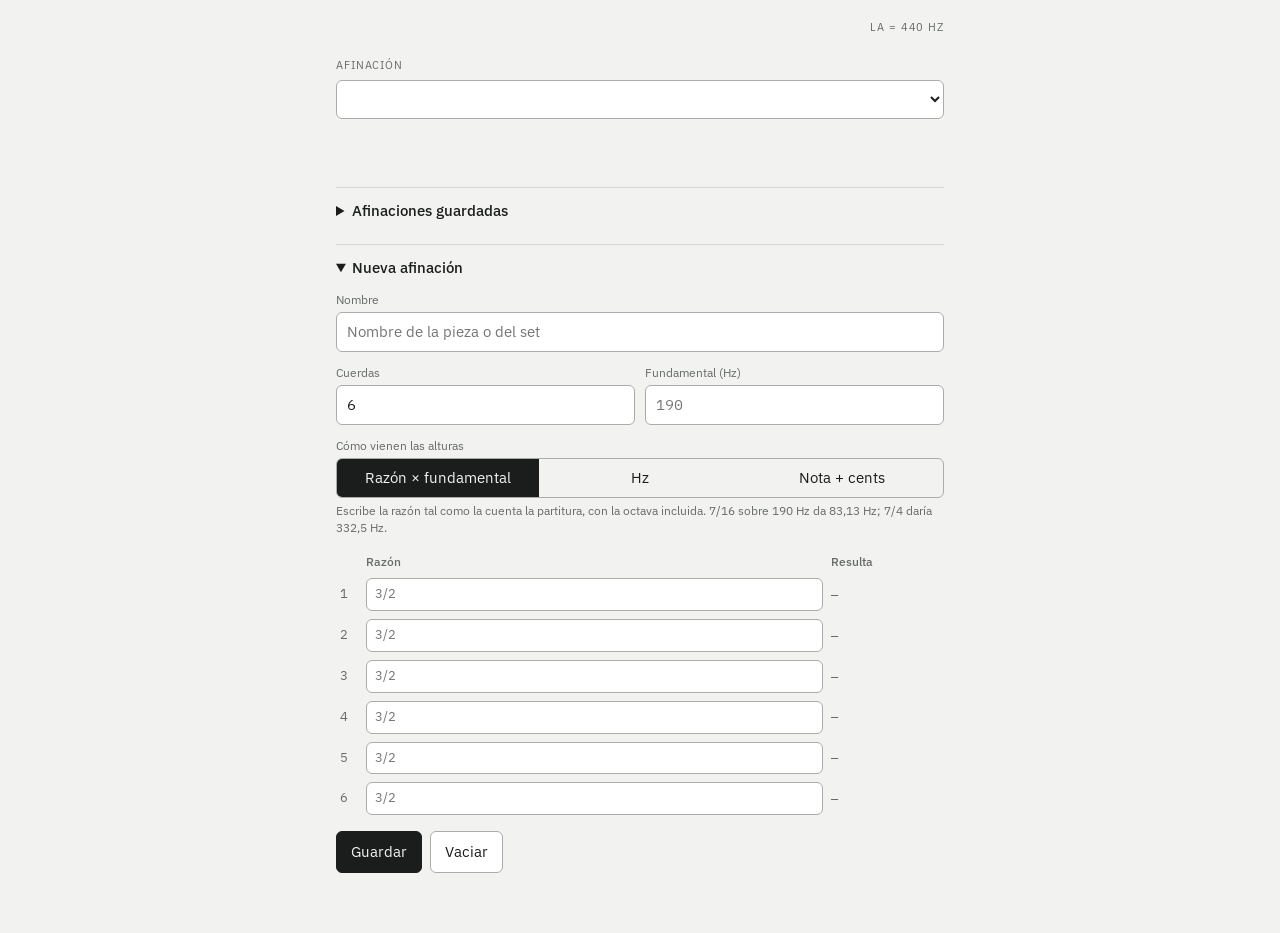
<file: index.html>
<!doctype html>
<html lang="es">
<head>
<meta charset="utf-8">
<meta name="viewport" content="width=device-width, initial-scale=1">
<title>Afinador</title>
<link rel="icon" href="favicon.svg" type="image/svg+xml">
<link rel="apple-touch-icon" href="apple-touch-icon.png">
<link rel="stylesheet" href="https://fonts.googleapis.com/css2?family=IBM+Plex+Mono:wght@400;500&family=IBM+Plex+Sans:wght@400;500;600&display=swap">
<link rel="manifest" href="manifest.webmanifest">
<meta name="theme-color" content="#f2f3f0">
<meta name="theme-color" media="(prefers-color-scheme: dark)" content="#151716">
<meta name="apple-mobile-web-app-capable" content="yes">
<meta name="apple-mobile-web-app-title" content="Afinador">
<link rel="stylesheet" href="app.css">
</head>
<body>

<main>
  <header>
    <span class="eyebrow">la = 440 Hz</span>
  </header>

  <section class="tuning-select">
    <span class="eyebrow">Afinación</span>
    <select id="tuningSelect" aria-label="Afinación"></select>
    <div class="tuning-meta" id="tuningMeta"></div>
  </section>

  <section class="strings" id="strings" aria-label="Cuerdas"></section>

  <section class="meter" id="meter">
    <div class="readout">
      <div class="cents" id="centsOut" style="visibility:hidden">—<small>cents</small></div>
      <div class="freq" id="freqLine" style="visibility:hidden"><b id="freqOut">—</b> Hz</div>
      <div class="target"><span id="targetOut">—</span> Hz <span id="targetNote"></span></div>
    </div>
    <svg class="scale" viewBox="0 0 600 84" aria-hidden="true">
      <g id="ticks" stroke="var(--line-strong)" stroke-width="1"></g>
      <rect x="290" y="6" width="20" height="40" rx="2" fill="var(--accent-soft)"></rect>
      <g id="needle" transform="translate(300 0)">
        <polygon points="-6,0 6,0 0,10" fill="var(--needle)"></polygon>
        <line x1="0" y1="8" x2="0" y2="48" stroke="var(--needle)" stroke-width="2"></line>
      </g>
      <g font-family="IBM Plex Mono, monospace" font-size="11" fill="var(--muted)" text-anchor="middle">
        <text x="30" y="72">−50</text><text x="165" y="72">−25</text><text x="300" y="72">0</text>
        <text x="435" y="72">+25</text><text x="570" y="72">+50</text>
      </g>
    </svg>
    <div class="status" id="status">Toca arriba la cuerda que vas a afinar y púlsala al aire.</div>
    <div class="controls">
      <button id="micBtn">Micrófono off</button>
      <button id="toneBtn">Tono de referencia</button>
    </div>
    <div class="sens"><label for="inSel">entrada</label><select id="inSel"><option value="">entrada por defecto</option></select><span></span></div>
    <div class="sens"><label for="sens">sensibilidad</label><input type="range" id="sens" min="-60" max="-20" step="1" value="-40"><output id="sensOut">−40 dB</output></div>
  </section>

  <details id="libDetails">
    <summary>Afinaciones guardadas</summary>
    <div class="lib-list" id="libList"></div>

    <div class="form">
      <span class="eyebrow" style="margin-top:8px">Copia de respaldo</span>
      <div class="help">Las afinaciones que agregas quedan en este navegador. Para llevarlas a otro aparato, descarga el archivo .json o copia el texto de abajo e impórtalo allá.</div>
      <textarea id="ioText" spellcheck="false"></textarea>
      <div class="actions">
        <button id="exportBtn">Exportar las guardadas</button>
        <button id="exportJsonBtn">Descargar .json</button>
        <button id="importBtn">Importar</button>
        <button id="importJsonBtn">Cargar .json</button>
      </div>
      <input type="file" id="importFile" accept=".json,application/json" hidden>
      <div class="help" id="ioStatus"></div>
    </div>
  </details>

  <details id="formDetails">
    <summary>Nueva afinación</summary>
    <div class="form" id="form">
      <div class="field"><label for="fName">Nombre</label><input type="text" id="fName" placeholder="Nombre de la pieza o del set"></div>
      <div class="row">
        <div class="field"><label for="fCount">Cuerdas</label><input type="number" id="fCount" min="1" max="12" value=""></div>
        <div class="field" id="fundField"><label for="fFund">Fundamental (Hz)</label><input type="number" id="fFund" step="any" placeholder="190"></div>
      </div>
      <div class="field">
        <label>Cómo vienen las alturas</label>
        <div class="modes" role="tablist">
          <button type="button" data-mode="ratio" class="on">Razón × fundamental</button>
          <button type="button" data-mode="hz">Hz</button>
          <button type="button" data-mode="note">Nota + cents</button>
        </div>
        <div class="help" id="modeHelp"></div>
      </div>
      <div style="overflow-x:auto"><table class="entry" id="entry"></table></div>
      <div class="actions">
        <button class="primary" id="saveBtn">Guardar</button>
        <button id="clearBtn">Vaciar</button>
      </div>
    </div>
  </details>
</main>

<script>
window.AFINADOR = {
  clave: 'afinador.afinaciones',
  cuerdas: 6,
  afinaciones: [],
};
</script>
<script src="detect.js"></script>
<script src="app.js"></script>
<script>
  if ('serviceWorker' in navigator)
    window.addEventListener('load', () => navigator.serviceWorker.register('sw.js').catch(() => {}));
</script>
</body>
</html>
</file>
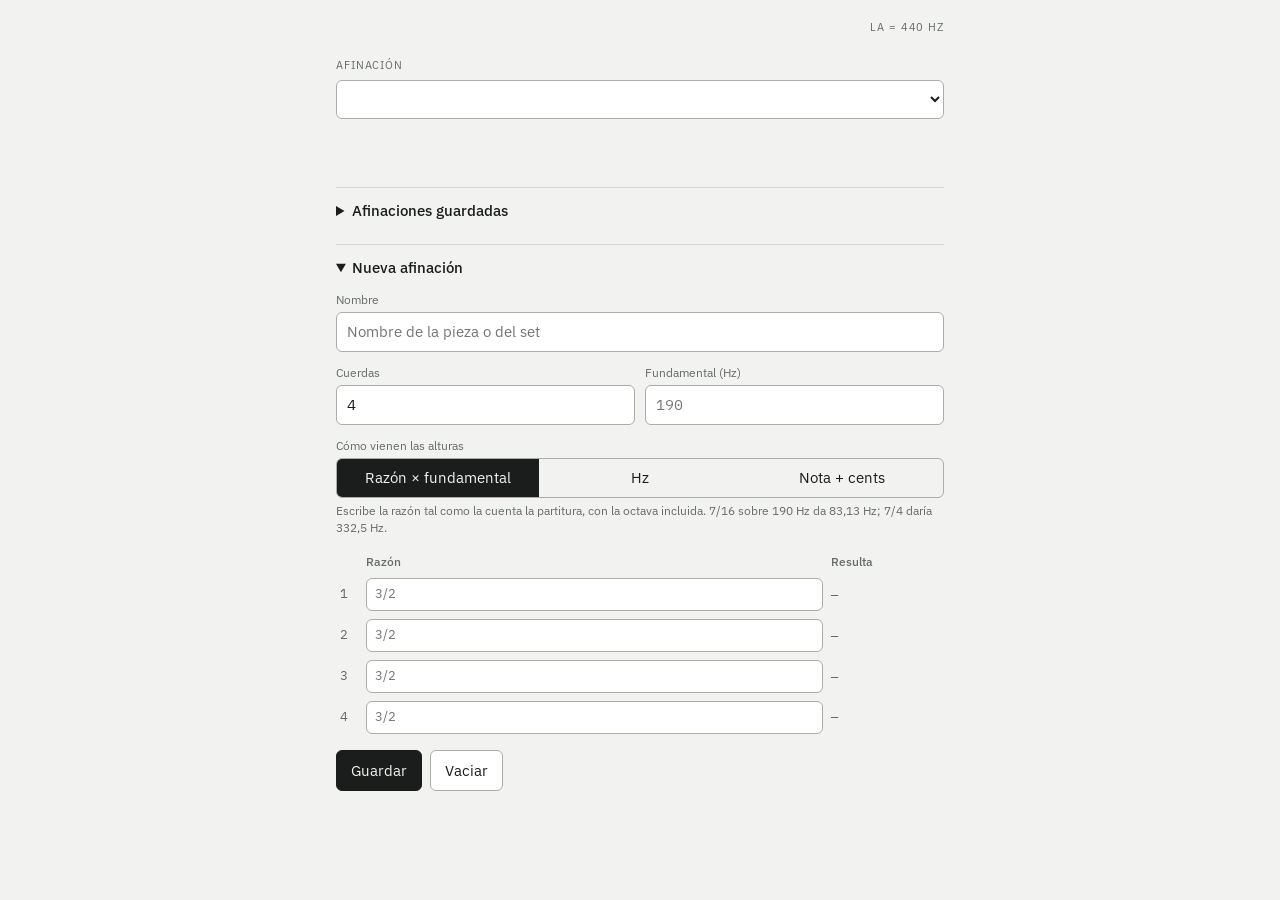
<file: bajo/index.html>
<!doctype html>
<html lang="es">
<head>
<meta charset="utf-8">
<meta name="viewport" content="width=device-width, initial-scale=1">
<title>Afinador</title>
<link rel="icon" href="../favicon.svg" type="image/svg+xml">
<link rel="apple-touch-icon" href="../apple-touch-icon.png">
<link rel="stylesheet" href="https://fonts.googleapis.com/css2?family=IBM+Plex+Mono:wght@400;500&family=IBM+Plex+Sans:wght@400;500;600&display=swap">
<link rel="manifest" href="../manifest.webmanifest">
<meta name="theme-color" content="#f2f3f0">
<meta name="theme-color" media="(prefers-color-scheme: dark)" content="#151716">
<meta name="apple-mobile-web-app-capable" content="yes">
<meta name="apple-mobile-web-app-title" content="Afinador">
<link rel="stylesheet" href="../app.css">
</head>
<body>

<main>
  <header>
    <span class="eyebrow">la = 440 Hz</span>
  </header>

  <section class="tuning-select">
    <span class="eyebrow">Afinación</span>
    <select id="tuningSelect" aria-label="Afinación"></select>
    <div class="tuning-meta" id="tuningMeta"></div>
  </section>

  <section class="strings" id="strings" aria-label="Cuerdas"></section>

  <section class="meter" id="meter">
    <div class="readout">
      <div class="cents" id="centsOut" style="visibility:hidden">—<small>cents</small></div>
      <div class="freq" id="freqLine" style="visibility:hidden"><b id="freqOut">—</b> Hz</div>
      <div class="target"><span id="targetOut">—</span> Hz <span id="targetNote"></span></div>
    </div>
    <svg class="scale" viewBox="0 0 600 84" aria-hidden="true">
      <g id="ticks" stroke="var(--line-strong)" stroke-width="1"></g>
      <rect x="290" y="6" width="20" height="40" rx="2" fill="var(--accent-soft)"></rect>
      <g id="needle" transform="translate(300 0)">
        <polygon points="-6,0 6,0 0,10" fill="var(--needle)"></polygon>
        <line x1="0" y1="8" x2="0" y2="48" stroke="var(--needle)" stroke-width="2"></line>
      </g>
      <g font-family="IBM Plex Mono, monospace" font-size="11" fill="var(--muted)" text-anchor="middle">
        <text x="30" y="72">−50</text><text x="165" y="72">−25</text><text x="300" y="72">0</text>
        <text x="435" y="72">+25</text><text x="570" y="72">+50</text>
      </g>
    </svg>
    <div class="status" id="status">Toca arriba la cuerda que vas a afinar y púlsala al aire.</div>
    <div class="controls">
      <button id="micBtn">Micrófono off</button>
      <button id="toneBtn">Tono de referencia</button>
    </div>
    <div class="sens"><label for="inSel">entrada</label><select id="inSel"><option value="">entrada por defecto</option></select><span></span></div>
    <div class="sens"><label for="sens">sensibilidad</label><input type="range" id="sens" min="-60" max="-20" step="1" value="-40"><output id="sensOut">−40 dB</output></div>
  </section>

  <details id="libDetails">
    <summary>Afinaciones guardadas</summary>
    <div class="lib-list" id="libList"></div>

    <div class="form">
      <span class="eyebrow" style="margin-top:8px">Copia de respaldo</span>
      <div class="help">Las afinaciones que agregas quedan en este navegador. Para llevarlas a otro aparato, descarga el archivo .json o copia el texto de abajo e impórtalo allá.</div>
      <textarea id="ioText" spellcheck="false"></textarea>
      <div class="actions">
        <button id="exportBtn">Exportar las guardadas</button>
        <button id="exportJsonBtn">Descargar .json</button>
        <button id="importBtn">Importar</button>
        <button id="importJsonBtn">Cargar .json</button>
      </div>
      <input type="file" id="importFile" accept=".json,application/json" hidden>
      <div class="help" id="ioStatus"></div>
    </div>
  </details>

  <details id="formDetails">
    <summary>Nueva afinación</summary>
    <div class="form" id="form">
      <div class="field"><label for="fName">Nombre</label><input type="text" id="fName" placeholder="Nombre de la pieza o del set"></div>
      <div class="row">
        <div class="field"><label for="fCount">Cuerdas</label><input type="number" id="fCount" min="1" max="12" value=""></div>
        <div class="field" id="fundField"><label for="fFund">Fundamental (Hz)</label><input type="number" id="fFund" step="any" placeholder="190"></div>
      </div>
      <div class="field">
        <label>Cómo vienen las alturas</label>
        <div class="modes" role="tablist">
          <button type="button" data-mode="ratio" class="on">Razón × fundamental</button>
          <button type="button" data-mode="hz">Hz</button>
          <button type="button" data-mode="note">Nota + cents</button>
        </div>
        <div class="help" id="modeHelp"></div>
      </div>
      <div style="overflow-x:auto"><table class="entry" id="entry"></table></div>
      <div class="actions">
        <button class="primary" id="saveBtn">Guardar</button>
        <button id="clearBtn">Vaciar</button>
      </div>
    </div>
  </details>
</main>

<script>
window.AFINADOR = {
  clave: 'afinador.bajo.afinaciones',
  cuerdas: 4,
  pasaAltos: 30,
  afinaciones: [
  ],
};
</script>
<script src="../detect.js"></script>
<script src="../app.js"></script>
<script>
  if ('serviceWorker' in navigator)
    window.addEventListener('load', () => navigator.serviceWorker.register('../sw.js').catch(() => {}));
</script>
</body>
</html>
</file>
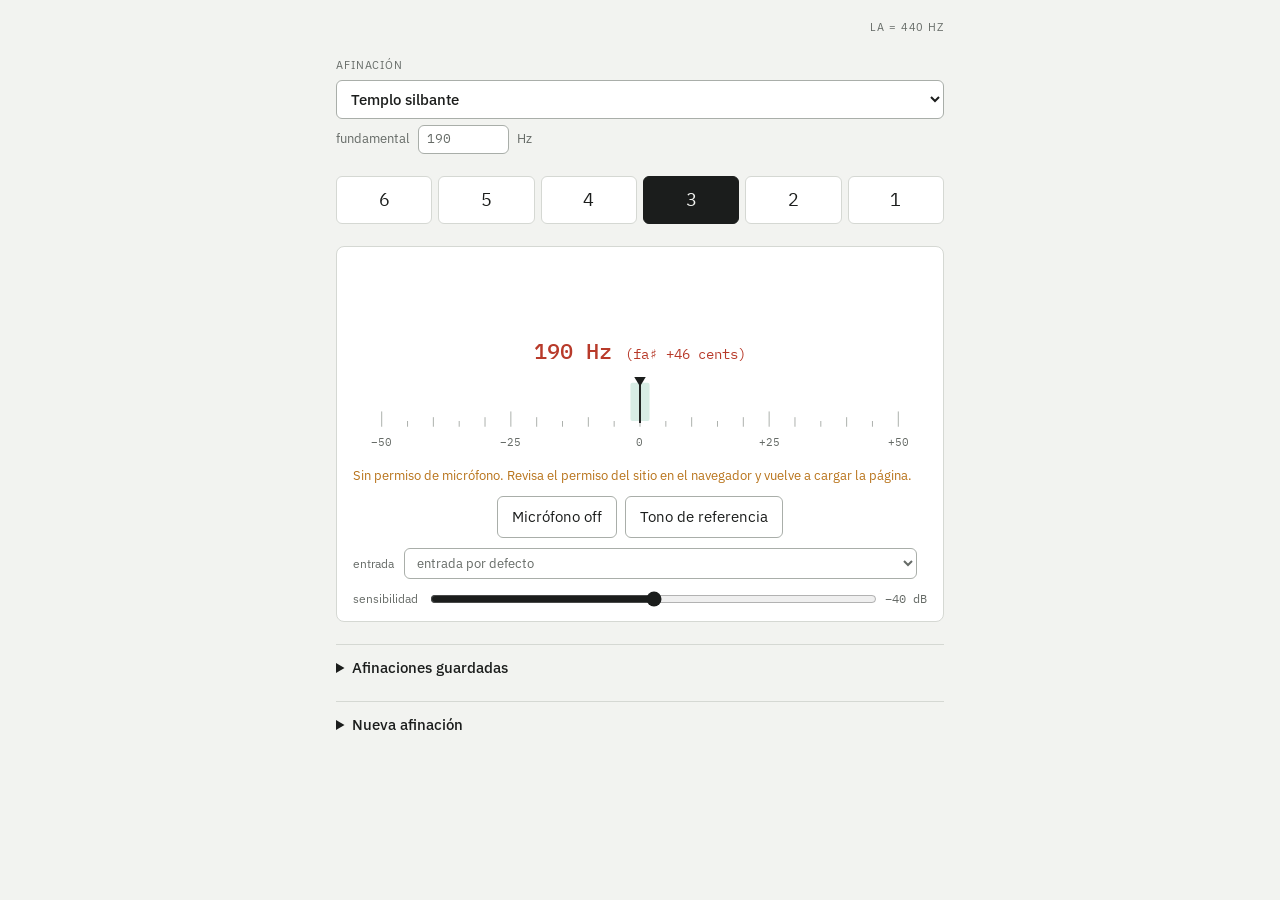
<file: cristian/index.html>
<!doctype html>
<html lang="es">
<head>
<meta charset="utf-8">
<meta name="viewport" content="width=device-width, initial-scale=1">
<title>Afinador</title>
<link rel="icon" href="favicon.svg" type="image/svg+xml">
<link rel="apple-touch-icon" href="../apple-touch-icon.png">
<link rel="stylesheet" href="https://fonts.googleapis.com/css2?family=IBM+Plex+Mono:wght@400;500&family=IBM+Plex+Sans:wght@400;500;600&display=swap">
<link rel="manifest" href="../manifest.webmanifest">
<meta name="theme-color" content="#f2f3f0">
<meta name="theme-color" media="(prefers-color-scheme: dark)" content="#151716">
<meta name="apple-mobile-web-app-capable" content="yes">
<meta name="apple-mobile-web-app-title" content="Afinador">
<link rel="stylesheet" href="../app.css">
</head>
<body>

<main>
  <header>
    <span class="eyebrow">la = 440 Hz</span>
  </header>

  <section class="tuning-select">
    <span class="eyebrow">Afinación</span>
    <select id="tuningSelect" aria-label="Afinación"></select>
    <div class="tuning-meta" id="tuningMeta"></div>
  </section>

  <section class="strings" id="strings" aria-label="Cuerdas"></section>

  <section class="meter" id="meter">
    <div class="readout">
      <div class="cents" id="centsOut" style="visibility:hidden">—<small>cents</small></div>
      <div class="freq" id="freqLine" style="visibility:hidden"><b id="freqOut">—</b> Hz</div>
      <div class="target"><span id="targetOut">—</span> Hz <span id="targetNote"></span></div>
    </div>
    <svg class="scale" viewBox="0 0 600 84" aria-hidden="true">
      <g id="ticks" stroke="var(--line-strong)" stroke-width="1"></g>
      <rect x="290" y="6" width="20" height="40" rx="2" fill="var(--accent-soft)"></rect>
      <g id="needle" transform="translate(300 0)">
        <polygon points="-6,0 6,0 0,10" fill="var(--needle)"></polygon>
        <line x1="0" y1="8" x2="0" y2="48" stroke="var(--needle)" stroke-width="2"></line>
      </g>
      <g font-family="IBM Plex Mono, monospace" font-size="11" fill="var(--muted)" text-anchor="middle">
        <text x="30" y="72">−50</text><text x="165" y="72">−25</text><text x="300" y="72">0</text>
        <text x="435" y="72">+25</text><text x="570" y="72">+50</text>
      </g>
    </svg>
    <div class="status" id="status">Toca arriba la cuerda que vas a afinar y púslala al aire.</div>
    <div class="controls">
      <button id="micBtn">Micrófono off</button>
      <button id="toneBtn">Tono de referencia</button>
    </div>
    <div class="sens"><label for="inSel">entrada</label><select id="inSel"><option value="">entrada por defecto</option></select><span></span></div>
    <div class="sens"><label for="sens">sensibilidad</label><input type="range" id="sens" min="-60" max="-20" step="1" value="-40"><output id="sensOut">−40 dB</output></div>
  </section>

  <details id="libDetails">
    <summary>Afinaciones guardadas</summary>
    <div class="lib-list" id="libList"></div>

    <div class="form">
      <span class="eyebrow" style="margin-top:8px">Copia de respaldo</span>
      <div class="help">Las afinaciones que agregas quedan en este navegador. Para llevarlas a otro aparato, descarga el archivo .json o copia el texto de abajo e impórtalo allá.</div>
      <textarea id="ioText" spellcheck="false"></textarea>
      <div class="actions">
        <button id="exportBtn">Exportar las guardadas</button>
        <button id="exportJsonBtn">Descargar .json</button>
        <button id="importBtn">Importar</button>
        <button id="importJsonBtn">Cargar .json</button>
      </div>
      <input type="file" id="importFile" accept=".json,application/json" hidden>
      <div class="help" id="ioStatus"></div>
    </div>
  </details>

  <details id="formDetails">
    <summary>Nueva afinación</summary>
    <div class="form" id="form">
      <div class="field"><label for="fName">Nombre</label><input type="text" id="fName" placeholder="Nombre de la pieza o del set"></div>
      <div class="row">
        <div class="field"><label for="fCount">Cuerdas</label><input type="number" id="fCount" min="1" max="12" value=""></div>
        <div class="field" id="fundField"><label for="fFund">Fundamental (Hz)</label><input type="number" id="fFund" step="any" placeholder="190"></div>
      </div>
      <div class="field">
        <label>Cómo vienen las alturas</label>
        <div class="modes" role="tablist">
          <button type="button" data-mode="ratio" class="on">Razón × fundamental</button>
          <button type="button" data-mode="hz">Hz</button>
          <button type="button" data-mode="note">Nota + cents</button>
        </div>
        <div class="help" id="modeHelp"></div>
      </div>
      <div style="overflow-x:auto"><table class="entry" id="entry"></table></div>
      <div class="actions">
        <button class="primary" id="saveBtn">Guardar</button>
        <button id="clearBtn">Vaciar</button>
      </div>
    </div>
  </details>
</main>

<script>
window.AFINADOR = {
  clave: 'afinador.cristian.afinaciones',
  cuerdas: 6,
  afinaciones: [
    { id: 'templo-silbante', nombre: 'Templo silbante', fundamental: 190, fijo: true, cuerdas: [{ razon: '8/5' }, { razon: '5/4' }, { razon: '1/1' }, { razon: '3/4' }, { razon: '225/448' }, { razon: '7/16' }] },
    { id: 'point-wave', nombre: 'point/wave', fundamental: 110, fijo: true, cuerdas: [{ razon: '63/22' }, { razon: '24/11' }, { razon: '18/11' }, { razon: '14/11' }, { razon: '1/1' }, { razon: '31/44' }] },
    { id: 'lower-limit-g1', nombre: 'lower limit G1', fundamental: 220.26, fijo: true, cuerdas: [{ razon: '7/6' }, { razon: '55/48' }, { razon: '9/8' }, { razon: '13/12' }, { razon: '25/24' }, { razon: '1/1' }] },
    { id: 'lower-limit-g2', nombre: 'lower limit G2', fundamental: 220.26, fijo: true, cuerdas: [{ razon: '34/25' }, { razon: '29/22' }, { razon: '31/24' }, { razon: '23/18' }, { razon: '37/30' }, { razon: '19/16' }] },
    { id: 'sin-titulo-30', nombre: 'sin título #30', fijo: true, cuerdas: [{ hz: 329.63 }, { hz: 228.148 }, { hz: 196 }, { hz: 144.212 }, { hz: 110 }, { hz: 80.74 }] },
    { id: 'singularidad-1', nombre: 'singularidad #1', fijo: true, cuerdas: [{ hz: 323.31 }, { hz: 242.8 }, { hz: 196 }, { hz: 143.37 }, { hz: 112.09 }, { hz: 82.4 }] },
    { id: 'solo-for-guitar-1', nombre: 'Solo for guitar 1', fijo: true, cuerdas: [{ hz: 326.67 }, { hz: 245 }, { hz: 196 }, { hz: 144.22 }, { hz: 112 }, { hz: 82.41 }] },
    { id: 'one-for-one', nombre: 'One for One', fijo: true, cuerdas: [{ hz: 326.98 }, { hz: 246.94 }, { hz: 198.39 }, { hz: 146.83 }, { hz: 111.6 }, { hz: 82.41 }] },
    { id: '4teto', nombre: '4teto', fijo: true, cuerdas: [{ hz: 293.33 }, { hz: 247.5 }, { hz: 192.5 }, { hz: 144.38 }, { hz: 108.28 }, { hz: 73.33 }] },
  ],
};
</script>
<script src="../detect.js"></script>
<script src="../app.js"></script>
<script>
  if ('serviceWorker' in navigator)
    window.addEventListener('load', () => navigator.serviceWorker.register('../sw.js').catch(() => {}));
</script>
</body>
</html>
</file>
<file: app.css>
:root {
    --bg: #f2f3f0;
    --surface: #ffffff;
    --ink: #1b1d1c;
    --muted: #666b67;
    --line: #d5d8d3;
    --line-strong: #a9aea9;
    --accent: #1f7a62;
    --accent-soft: #d8ede5;
    --off: #b83a2a;
    --warn: #b8731a;
    --warn-soft: #f3e4cf;
    --needle: #1b1d1c;
    --mono: "IBM Plex Mono", ui-monospace, SFMono-Regular, Menlo, monospace;
    --sans: "IBM Plex Sans", -apple-system, "Helvetica Neue", Arial, sans-serif;
  }
  @media (prefers-color-scheme: dark) {
    :root:not([data-theme="light"]) {
      --bg: #151716; --surface: #1e2120; --ink: #ecede9; --muted: #9ba19c;
      --line: #343836; --line-strong: #5a605c;
      --accent: #4fc39f; --accent-soft: #1d3a31; --warn: #e0a457; --warn-soft: #3d2f1a;
      --needle: #ecede9; --off: #e0665a;
    }
  }
  :root[data-theme="dark"] {
    --bg: #151716; --surface: #1e2120; --ink: #ecede9; --muted: #9ba19c;
    --line: #343836; --line-strong: #5a605c;
    --accent: #4fc39f; --accent-soft: #1d3a31; --warn: #e0a457; --warn-soft: #3d2f1a;
    --needle: #ecede9; --off: #e0665a;
  }
  * { box-sizing: border-box; }
  body {
    margin: 0; background: var(--bg); color: var(--ink);
    font-family: var(--sans); font-size: 15px; line-height: 1.45;
    -webkit-font-smoothing: antialiased;
  }
  main { max-width: 640px; margin: 0 auto; padding: 20px 16px 60px; display: grid; gap: 22px; }
  header { display: flex; justify-content: flex-end; }
  .eyebrow { font-size: 11px; letter-spacing: 0.08em; text-transform: uppercase; color: var(--muted); }
  select, input, button, textarea { font: inherit; color: inherit; }
  select, input[type="text"], input[type="number"], textarea {
    background: var(--surface); border: 1px solid var(--line-strong); border-radius: 6px;
    padding: 8px 10px; width: 100%;
  }
  input[type="number"] { font-family: var(--mono); font-variant-numeric: tabular-nums; }
  textarea { font-family: var(--mono); font-size: 12px; min-height: 120px; }
  button {
    background: var(--surface); border: 1px solid var(--line-strong); border-radius: 6px;
    padding: 9px 14px; cursor: pointer;
  }
  button.primary { background: var(--ink); color: var(--bg); border-color: var(--ink); }
  button.ghost { border-color: transparent; background: transparent; color: var(--muted); }
  button:focus-visible, select:focus-visible, input:focus-visible, textarea:focus-visible {
    outline: 2px solid var(--accent); outline-offset: 1px;
  }
  button[disabled] { opacity: 0.5; cursor: default; }

  /* Selector de afinación */
  .tuning-select { display: grid; gap: 6px; }
  .tuning-select select { font-weight: 500; }
  .tuning-meta { color: var(--muted); font-size: 13px; display: flex; align-items: center; gap: 8px; flex-wrap: wrap; min-height: 1.4em; }
  .tuning-meta input { width: 7em; padding: 4px 8px; }
  .tuning-meta button { padding: 5px 10px; font-size: 13px; }

  /* Cuerdas */
  .strings { display: grid; grid-template-columns: repeat(6, 1fr); gap: 6px; }
  .string {
    display: grid; padding: 10px 4px; text-align: center;
    border: 1px solid var(--line); border-radius: 6px; background: var(--surface);
    cursor: pointer; user-select: none; min-width: 0;
  }
  .string .n { font-family: var(--mono); font-size: 18px; }
  .string.active { background: var(--ink); color: var(--bg); border-color: var(--ink); }
  .string.playing { background: var(--accent-soft); border-color: var(--accent); color: var(--ink); }

  /* Medidor */
  .meter { background: var(--surface); border: 1px solid var(--line); border-radius: 8px; padding: 16px 16px 12px; display: grid; gap: 10px; }
  .readout { display: grid; justify-items: center; text-align: center; gap: 4px; }
  .readout .cents { font-family: var(--mono); font-size: 44px; font-weight: 500; line-height: 1; font-variant-numeric: tabular-nums; }
  .readout .cents small { font-size: 16px; color: var(--muted); font-weight: 400; margin-left: 4px; }
  .readout .freq { font-family: var(--mono); font-size: 14px; color: var(--muted); font-variant-numeric: tabular-nums; }
  .readout .target { font-family: var(--mono); font-size: 22px; font-weight: 500; font-variant-numeric: tabular-nums; color: var(--off); }
  .readout .target #targetNote { font-size: 14px; font-weight: 400; }
  .meter.in-tune .target { color: var(--accent); }
  .readout .freq b { color: var(--ink); font-weight: 500; }
  .meter.in-tune .cents { color: var(--accent); }
  svg.scale { width: 100%; height: auto; display: block; }
  .status { font-size: 13px; color: var(--muted); min-height: 1.4em; }
  .status.err { color: var(--warn); }
  .controls { display: flex; gap: 8px; flex-wrap: wrap; align-items: center; justify-content: center; }

  /* Biblioteca */
  details { border-top: 1px solid var(--line); padding-top: 12px; }
  summary { cursor: pointer; font-weight: 500; }
  .form { display: grid; gap: 12px; margin-top: 12px; }
  .row { display: grid; grid-template-columns: 1fr 1fr; gap: 10px; }
  .field { display: grid; gap: 4px; }
  .field label { font-size: 12px; color: var(--muted); }
  .modes { display: flex; gap: 0; border: 1px solid var(--line-strong); border-radius: 6px; overflow: hidden; }
  .modes button { flex: 1; border: 0; border-radius: 0; background: transparent; padding: 8px; }
  .modes button.on { background: var(--ink); color: var(--bg); }
  table.entry { width: 100%; border-collapse: collapse; }
  table.entry td, table.entry th { padding: 4px 4px; text-align: left; font-size: 13px; }
  table.entry th { color: var(--muted); font-weight: 500; font-size: 12px; }
  table.entry td.n { font-family: var(--mono); color: var(--muted); width: 2em; }
  table.entry td.prev { font-family: var(--mono); font-variant-numeric: tabular-nums; color: var(--muted); white-space: nowrap; font-size: 12px; }
  table.entry select, table.entry input { padding: 6px 8px; }
  .help { font-size: 12px; color: var(--muted); }
  .actions { display: flex; gap: 8px; flex-wrap: wrap; }
  .lib-list { display: grid; gap: 6px; margin-top: 12px; }
  .lib-item { display: flex; justify-content: space-between; align-items: center; gap: 10px; padding: 8px 10px; border: 1px solid var(--line); border-radius: 6px; background: var(--surface); }
  .lib-item .name { font-weight: 500; }
  .lib-item .src { font-size: 12px; color: var(--muted); }
  .lib-item .tag { font-size: 11px; color: var(--muted); border: 1px solid var(--line); border-radius: 4px; padding: 1px 6px; }
  @media (prefers-reduced-motion: no-preference) {
    #needle { transition: transform 220ms linear; }
  }

[hidden] { display: none !important; }

.sens { display: grid; grid-template-columns: auto 1fr auto; gap: 10px; align-items: center; font-size: 12px; color: var(--muted); }
.sens input[type="range"] { width: 100%; accent-color: var(--ink); }
.sens output { font-family: var(--mono); font-variant-numeric: tabular-nums; min-width: 6ch; text-align: right; }
.sens select { padding: 5px 8px; font-size: 13px; }
</file>
